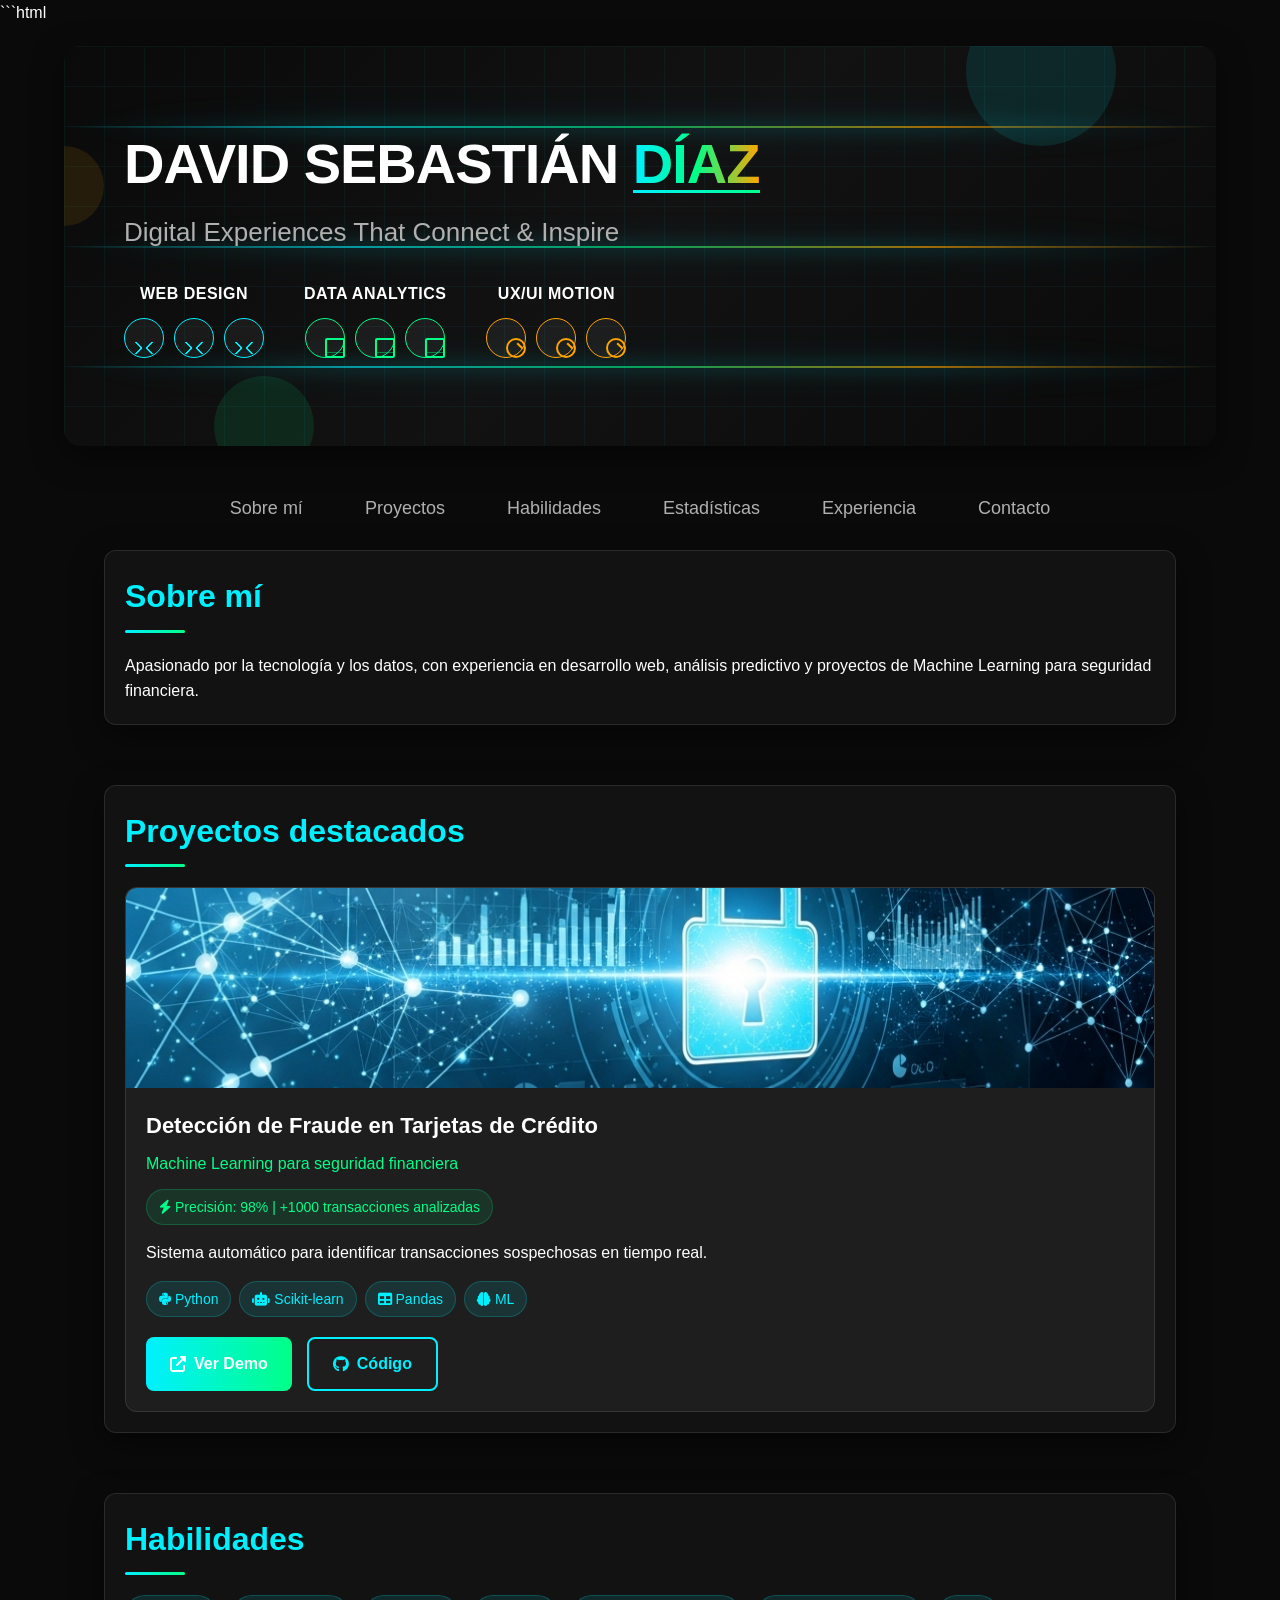
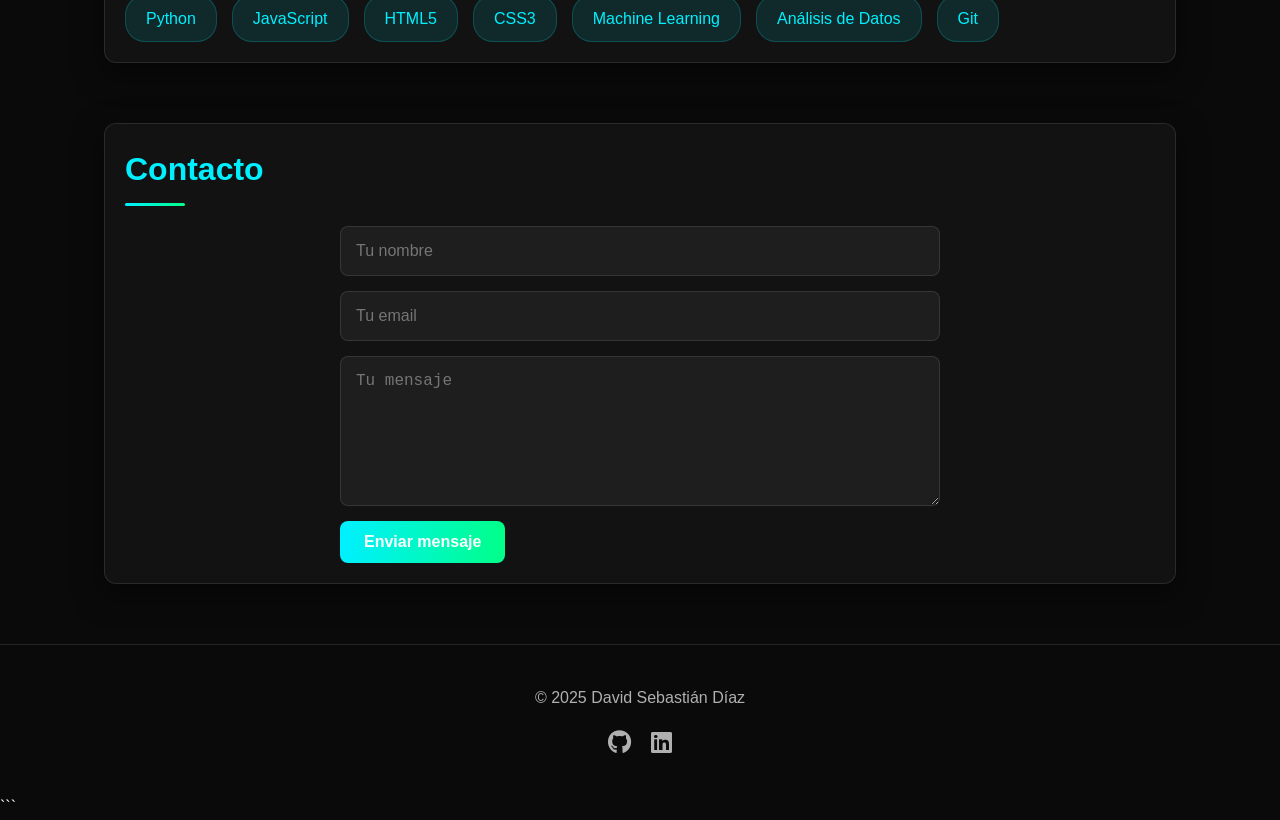
<file: index.html>
```html
<!DOCTYPE html>
<html lang="es">
<head>
  <meta charset="UTF-8" />
  <meta name="viewport" content="width=device-width, initial-scale=1.0"/>
  <title>David Sebastián Díaz | Portafolio</title>
  <link rel="stylesheet" href="https://cdnjs.cloudflare.com/ajax/libs/font-awesome/6.4.2/css/all.min.css"/>
  <style>
    /* Reset y variables */
    * {
      margin: 0;
      padding: 0;
      box-sizing: border-box;
    }
    
    :root {
      --dark-bg: #0a0a0a;
      --card-bg: #121212;
      --text-primary: #ffffff;
      --text-secondary: #b0b0b0;
      --accent-blue: #00f0ff;
      --accent-green: #00ff88;
      --accent-orange: #ffa500;
      --border-light: rgba(255, 255, 255, 0.1);
      --shadow: 0 10px 30px rgba(0, 0, 0, 0.5);
      --transition: all 0.3s cubic-bezier(0.4, 0, 0.2, 1);
    }
    
    body {
      font-family: 'Segoe UI', Tahoma, Geneva, Verdana, sans-serif;
      background: var(--dark-bg);
      color: var(--text-primary);
      line-height: 1.6;
      min-height: 100vh;
    }
    
    /* Header y Banner */
    header {
      width: 100%;
      padding: 20px 5%;
      position: relative;
      z-index: 20;
    }
    
    .banner-container {
      width: 100%;
      height: 400px;
      position: relative;
      overflow: hidden;
      border-radius: 16px;
      margin-bottom: 40px;
      box-shadow: var(--shadow);
    }
    
    .banner-background {
      position: absolute;
      width: 100%;
      height: 100%;
      background: linear-gradient(135deg, #0a0a0a 0%, #121212 50%, #0a0a0a 100%);
      z-index: 1;
    }
    
    .background-grid {
      position: absolute;
      width: 100%;
      height: 100%;
      background-image: 
        linear-gradient(var(--accent-blue) 1px, transparent 1px),
        linear-gradient(90deg, var(--accent-blue) 1px, transparent 1px);
      background-size: 40px 40px;
      opacity: 0.05;
      z-index: 2;
    }
    
    .animated-lines {
      position: absolute;
      width: 100%;
      height: 100%;
      z-index: 3;
    }
    
    .line {
      position: absolute;
      left: 0;
      height: 2px;
      width: 100%;
      background: linear-gradient(90deg, transparent, var(--accent-blue), var(--accent-green), var(--accent-orange), transparent);
      filter: drop-shadow(0 0 8px var(--accent-blue)) drop-shadow(0 0 16px rgba(0, 240, 255, 0.5));
      opacity: 0.6;
    }
    
    .line:nth-child(1) {
      top: 20%;
      animation: pulse 6s ease-in-out infinite;
    }
    
    .line:nth-child(2) {
      top: 50%;
      animation: pulse 8s ease-in-out infinite 1s;
    }
    
    .line:nth-child(3) {
      top: 80%;
      animation: pulse 7s ease-in-out infinite 2s;
    }
    
    .banner-content {
      position: relative;
      z-index: 10;
      height: 100%;
      padding: 60px;
      display: flex;
      flex-direction: column;
      justify-content: center;
    }
    
    .banner-name {
      font-size: 56px;
      font-weight: 800;
      color: white;
      text-transform: uppercase;
      letter-spacing: -1px;
      line-height: 1.1;
      margin-bottom: 20px;
    }
    
    .banner-name span {
      background: linear-gradient(90deg, var(--accent-blue), var(--accent-green), var(--accent-orange));
      -webkit-background-clip: text;
      -webkit-text-fill-color: transparent;
      background-clip: text;
      position: relative;
    }
    
    .banner-name span::after {
      content: '';
      position: absolute;
      bottom: 2px;
      left: 0;
      width: 100%;
      height: 3px;
      background: linear-gradient(90deg, var(--accent-blue), var(--accent-green));
      transform: scaleX(0);
      transform-origin: left;
      animation: line-reveal 2s ease-out forwards 1.5s;
    }
    
    .banner-tagline {
      font-size: 26px;
      font-weight: 300;
      color: var(--text-secondary);
      margin-bottom: 30px;
      line-height: 1.4;
      opacity: 0;
      transform: translateY(20px);
      animation: fade-in 1s ease-out forwards 2s;
    }
    
    .banner-skills {
      display: flex;
      gap: 40px;
      opacity: 0;
      transform: translateY(20px);
      animation: fade-in 1s ease-out forwards 2.5s;
    }
    
    .banner-skill {
      display: flex;
      flex-direction: column;
      align-items: center;
      gap: 12px;
    }
    
    .skill-title {
      font-size: 16px;
      font-weight: 600;
      color: white;
      text-align: center;
      text-transform: uppercase;
      letter-spacing: 0.5px;
    }
    
    .skill-icons {
      display: flex;
      gap: 10px;
    }
    
    .icon {
      width: 40px;
      height: 40px;
      border-radius: 50%;
      display: flex;
      justify-content: center;
      align-items: center;
      background: rgba(255, 255, 255, 0.05);
      backdrop-filter: blur(5px);
      border: 1px solid var(--border-light);
      transition: var(--transition);
    }
    
    .icon:hover {
      transform: translateY(-5px) scale(1.1);
      box-shadow: 0 10px 25px rgba(0, 0, 0, 0.3);
    }
    
    .web-icon {
      border-color: var(--accent-blue);
    }
    
    .web-icon i {
      color: var(--accent-blue);
      font-size: 20px;
    }
    
    .data-icon {
      border-color: var(--accent-green);
    }
    
    .data-icon i {
      color: var(--accent-green);
      font-size: 20px;
    }
    
    .ux-icon {
      border-color: var(--accent-orange);
    }
    
    .ux-icon i {
      color: var(--accent-orange);
      font-size: 20px;
    }
    
    .floating-elements {
      position: absolute;
      width: 100%;
      height: 100%;
      top: 0;
      left: 0;
      z-index: 4;
      pointer-events: none;
    }
    
    .circle {
      position: absolute;
      border-radius: 50%;
      opacity: 0.1;
    }
    
    .circle-1 {
      width: 150px;
      height: 150px;
      background: var(--accent-blue);
      top: -50px;
      right: 100px;
      animation: float 15s infinite linear;
    }
    
    .circle-2 {
      width: 100px;
      height: 100px;
      background: var(--accent-green);
      bottom: -30px;
      left: 150px;
      animation: float 20s infinite linear 3s;
    }
    
    .circle-3 {
      width: 80px;
      height: 80px;
      background: var(--accent-orange);
      top: 100px;
      left: -40px;
      animation: float 18s infinite linear 6s;
    }
    
    /* Navegación */
    nav {
      display: flex;
      justify-content: center;
      gap: 30px;
      margin-top: 20px;
      flex-wrap: wrap;
    }
    
    nav a {
      color: var(--text-secondary);
      text-decoration: none;
      font-size: 18px;
      font-weight: 500;
      padding: 8px 16px;
      border-radius: 8px;
      transition: var(--transition);
      position: relative;
    }
    
    nav a:hover {
      color: var(--accent-blue);
    }
    
    nav a::after {
      content: '';
      position: absolute;
      bottom: 0;
      left: 50%;
      width: 0;
      height: 2px;
      background: var(--accent-blue);
      transition: var(--transition);
      transform: translateX(-50%);
    }
    
    nav a:hover::after {
      width: 70%;
    }
    
    /* Main content */
    main {
      max-width: 1200px;
      margin: 0 auto;
      padding: 0 5%;
    }
    
    section {
      margin-bottom: 60px;
      padding: 20px;
      background: var(--card-bg);
      border-radius: 12px;
      box-shadow: var(--shadow);
      border: 1px solid var(--border-light);
    }
    
    section h2 {
      font-size: 32px;
      margin-bottom: 20px;
      color: var(--accent-blue);
      position: relative;
      padding-bottom: 10px;
    }
    
    section h2::after {
      content: '';
      position: absolute;
      bottom: 0;
      left: 0;
      width: 60px;
      height: 3px;
      background: linear-gradient(90deg, var(--accent-blue), var(--accent-green));
      border-radius: 2px;
    }
    
    /* Projects */
    .projects {
      display: grid;
      grid-template-columns: repeat(auto-fit, minmax(350px, 1fr));
      gap: 25px;
    }
    
    .project-card {
      background: rgba(255, 255, 255, 0.05);
      border-radius: 12px;
      overflow: hidden;
      transition: var(--transition);
      border: 1px solid var(--border-light);
    }
    
    .project-card:hover {
      transform: translateY(-5px);
      box-shadow: 0 15px 30px rgba(0, 0, 0, 0.4);
    }
    
    .project-img {
      width: 100%;
      height: 200px;
      object-fit: cover;
    }
    
    .card-content {
      padding: 20px;
    }
    
    .card-content h3 {
      font-size: 22px;
      margin-bottom: 8px;
      color: white;
    }
    
    .card-content h4 {
      font-size: 16px;
      color: var(--accent-green);
      margin-bottom: 12px;
      font-weight: 500;
    }
    
    .project-metric {
      display: inline-block;
      background: rgba(0, 255, 136, 0.1);
      color: var(--accent-green);
      padding: 6px 12px;
      border-radius: 20px;
      font-size: 14px;
      margin-bottom: 15px;
      border: 1px solid rgba(0, 255, 136, 0.2);
    }
    
    .tags {
      display: flex;
      flex-wrap: wrap;
      gap: 8px;
      margin: 15px 0;
    }
    
    .tags span {
      background: rgba(0, 240, 255, 0.1);
      color: var(--accent-blue);
      padding: 6px 12px;
      border-radius: 20px;
      font-size: 14px;
      border: 1px solid rgba(0, 240, 255, 0.2);
    }
    
    .project-links {
      display: flex;
      gap: 15px;
      margin-top: 20px;
    }
    
    .btn {
      padding: 12px 24px;
      border-radius: 8px;
      font-size: 16px;
      font-weight: 600;
      text-decoration: none;
      display: inline-flex;
      align-items: center;
      gap: 8px;
      transition: var(--transition);
    }
    
    .btn-primary {
      background: linear-gradient(90deg, var(--accent-blue), var(--accent-green));
      color: white;
      border: none;
    }
    
    .btn-primary:hover {
      transform: translateY(-2px);
      box-shadow: 0 8px 20px rgba(0, 240, 255, 0.4);
    }
    
    .btn-outline {
      background: transparent;
      color: var(--accent-blue);
      border: 2px solid var(--accent-blue);
    }
    
    .btn-outline:hover {
      background: rgba(0, 240, 255, 0.1);
      transform: translateY(-2px);
    }
    
    /* Skills */
    .skills-list {
      display: flex;
      flex-wrap: wrap;
      gap: 15px;
      margin-top: 20px;
    }
    
    .skill {
      background: rgba(0, 240, 255, 0.1);
      color: var(--accent-blue);
      padding: 10px 20px;
      border-radius: 20px;
      font-size: 16px;
      border: 1px solid rgba(0, 240, 255, 0.2);
      transition: var(--transition);
    }
    
    .skill:hover {
      background: rgba(0, 240, 255, 0.2);
      transform: translateY(-2px);
    }
    
    /* Contact */
    .contact-form {
      max-width: 600px;
      margin: 0 auto;
    }
    
    .contact-form input,
    .contact-form textarea {
      width: 100%;
      padding: 15px;
      margin-bottom: 15px;
      background: rgba(255, 255, 255, 0.05);
      border: 1px solid var(--border-light);
      border-radius: 8px;
      color: white;
      font-size: 16px;
      transition: var(--transition);
    }
    
    .contact-form input:focus,
    .contact-form textarea:focus {
      outline: none;
      border-color: var(--accent-blue);
      box-shadow: 0 0 0 2px rgba(0, 240, 255, 0.2);
    }
    
    .contact-form textarea {
      min-height: 150px;
      resize: vertical;
    }
    
    /* Footer */
    footer {
      text-align: center;
      padding: 40px 5%;
      margin-top: 40px;
      color: var(--text-secondary);
      font-size: 16px;
      border-top: 1px solid var(--border-light);
    }
    
    .footer-links {
      display: flex;
      justify-content: center;
      gap: 20px;
      margin-top: 20px;
    }
    
    .footer-links a {
      color: var(--text-secondary);
      font-size: 24px;
      transition: var(--transition);
    }
    
    .footer-links a:hover {
      color: var(--accent-blue);
      transform: translateY(-3px);
    }
    
    /* Animations */
    @keyframes pulse {
      0%, 100% {
        opacity: 0.6;
        transform: scaleX(0.98);
      }
      50% {
        opacity: 1;
        transform: scaleX(1);
        filter: drop-shadow(0 0 12px var(--accent-blue)) drop-shadow(0 0 24px rgba(0, 240, 255, 0.7));
      }
    }
    
    @keyframes fade-in {
      to {
        opacity: 1;
        transform: translateY(0);
      }
    }
    
    @keyframes line-reveal {
      to {
        transform: scaleX(1);
      }
    }
    
    @keyframes float {
      0% {
        transform: translate(0, 0) rotate(0deg);
      }
      25% {
        transform: translate(20px, 20px) rotate(90deg);
      }
      50% {
        transform: translate(0, 40px) rotate(180deg);
      }
      75% {
        transform: translate(-20px, 20px) rotate(270deg);
      }
      100% {
        transform: translate(0, 0) rotate(360deg);
      }
    }
    
    /* Iconos personalizados */
    .icon i {
      position: relative;
      display: inline-block;
    }
    
    /* Web Design Icon - Code brackets */
    .web-icon i::before,
    .web-icon i::after {
      content: '';
      position: absolute;
      width: 8px;
      height: 8px;
      border: 2px solid;
      border-radius: 2px;
    }
    
    .web-icon i::before {
      left: 3px;
      top: 5px;
      border-right: none;
      border-top: none;
      transform: rotate(45deg);
    }
    
    .web-icon i::after {
      right: 3px;
      top: 5px;
      border-left: none;
      border-top: none;
      transform: rotate(-45deg);
    }
    
    /* Data Analytics Icon - Bar chart */
    .data-icon i::before,
    .data-icon i::after {
      content: '';
      position: absolute;
    }
    
    .data-icon i::before {
      width: 16px;
      height: 16px;
      border: 2px solid;
      border-color: inherit;
      border-radius: 2px;
    }
    
    .data-icon i::after {
      content: '___';
      font-size: 10px;
      color: inherit;
      left: 3px;
      top: 2px;
    }
    
    /* UX/UI Icon - Flow diagram */
    .ux-icon i::before,
    .ux-icon i::after {
      content: '';
      position: absolute;
    }
    
    .ux-icon i::before {
      width: 16px;
      height: 16px;
      border: 2px solid;
      border-color: inherit;
      border-radius: 50%;
    }
    
    .ux-icon i::after {
      width: 8px;
      height: 2px;
      background: currentColor;
      top: 7px;
      left: 10px;
      transform: rotate(45deg);
    }
    
    /* Responsive */
    @media (max-width: 768px) {
      .banner-name {
        font-size: 42px;
      }
      
      .banner-tagline {
        font-size: 20px;
      }
      
      .banner-skills {
        flex-direction: column;
        gap: 20px;
      }
      
      nav {
        gap: 15px;
      }
      
      nav a {
        font-size: 16px;
        padding: 6px 12px;
      }
      
      .project-links {
        flex-direction: column;
      }
      
      .btn {
        justify-content: center;
      }
    }
  </style>
</head>
<body>
  <header>
    <div class="banner-container">
      <div class="banner-background"></div>
      <div class="background-grid"></div>
      
      <div class="animated-lines">
        <div class="line"></div>
        <div class="line"></div>
        <div class="line"></div>
      </div>
      
      <div class="floating-elements">
        <div class="circle circle-1"></div>
        <div class="circle circle-2"></div>
        <div class="circle circle-3"></div>
      </div>
      
      <div class="banner-content">
        <h1 class="banner-name">David Sebastián <span>Díaz</span></h1>
        <p class="banner-tagline">Digital Experiences That Connect & Inspire</p>
        <div class="banner-skills">
          <div class="banner-skill">
            <div class="skill-title">Web Design</div>
            <div class="skill-icons">
              <div class="icon web-icon"><i></i></div>
              <div class="icon web-icon"><i></i></div>
              <div class="icon web-icon"><i></i></div>
            </div>
          </div>
          <div class="banner-skill">
            <div class="skill-title">Data Analytics</div>
            <div class="skill-icons">
              <div class="icon data-icon"><i></i></div>
              <div class="icon data-icon"><i></i></div>
              <div class="icon data-icon"><i></i></div>
            </div>
          </div>
          <div class="banner-skill">
            <div class="skill-title">UX/UI Motion</div>
            <div class="skill-icons">
              <div class="icon ux-icon"><i></i></div>
              <div class="icon ux-icon"><i></i></div>
              <div class="icon ux-icon"><i></i></div>
            </div>
          </div>
        </div>
      </div>
    </div>
    
    <nav>
      <a href="#about">Sobre mí</a>
      <a href="#projects">Proyectos</a>
      <a href="#skills">Habilidades</a>
      <a href="#stats">Estadísticas</a>
      <a href="#experience">Experiencia</a>
      <a href="#contact">Contacto</a>
    </nav>
  </header>

  <main>
    <section id="about">
      <h2>Sobre mí</h2>
      <p>Apasionado por la tecnología y los datos, con experiencia en desarrollo web, análisis predictivo y proyectos de Machine Learning para seguridad financiera.</p>
    </section>

    <section id="projects">
      <h2>Proyectos destacados</h2>
      <div class="projects">
        <!-- Ejemplo card -->
        <article class="project-card">
          <img src="assets/img/fraude.png" alt="Detección de Fraude en Tarjetas de Crédito" class="project-img" loading="lazy" />
          <div class="card-content">
            <h3>Detección de Fraude en Tarjetas de Crédito</h3>
            <h4>Machine Learning para seguridad financiera</h4>
            <span class="project-metric"><i class="fas fa-bolt"></i> Precisión: 98% | +1000 transacciones analizadas</span>
            <p>Sistema automático para identificar transacciones sospechosas en tiempo real.</p>
            <div class="tags">
              <span><i class="fab fa-python"></i> Python</span>
              <span><i class="fas fa-robot"></i> Scikit-learn</span>
              <span><i class="fas fa-table"></i> Pandas</span>
              <span><i class="fas fa-brain"></i> ML</span>
            </div>
            <div class="project-links">
              <a href="credit-card-fraud-detection/" target="_blank" class="btn btn-primary"><i class="fa-solid fa-external-link-alt"></i> Ver Demo</a>
              <a href="https://github.com/dsd228/credit-card-fraud-detection" target="_blank" class="btn btn-outline"><i class="fa-brands fa-github"></i> Código</a>
            </div>
          </div>
        </article>
        <!-- Agrega más cards aquí -->
      </div>
    </section>

    <section id="skills">
      <h2>Habilidades</h2>
      <div class="skills-list">
        <span class="skill">Python</span>
        <span class="skill">JavaScript</span>
        <span class="skill">HTML5</span>
        <span class="skill">CSS3</span>
        <span class="skill">Machine Learning</span>
        <span class="skill">Análisis de Datos</span>
        <span class="skill">Git</span>
      </div>
    </section>

    <section id="contact">
      <h2>Contacto</h2>
      <form class="contact-form">
        <input type="text" placeholder="Tu nombre" required />
        <input type="email" placeholder="Tu email" required />
        <textarea placeholder="Tu mensaje" required></textarea>
        <button type="submit" class="btn btn-primary">Enviar mensaje</button>
      </form>
    </section>
  </main>

  <footer>
    <p>&copy; 2025 David Sebastián Díaz</p>
    <div class="footer-links">
      <a href="https://github.com/dsd228" target="_blank"><i class="fab fa-github"></i></a>
      <a href="https://linkedin.com/in/dsd228" target="_blank"><i class="fab fa-linkedin"></i></a>
    </div>
  </footer>
</body>
</html>
```
</file>
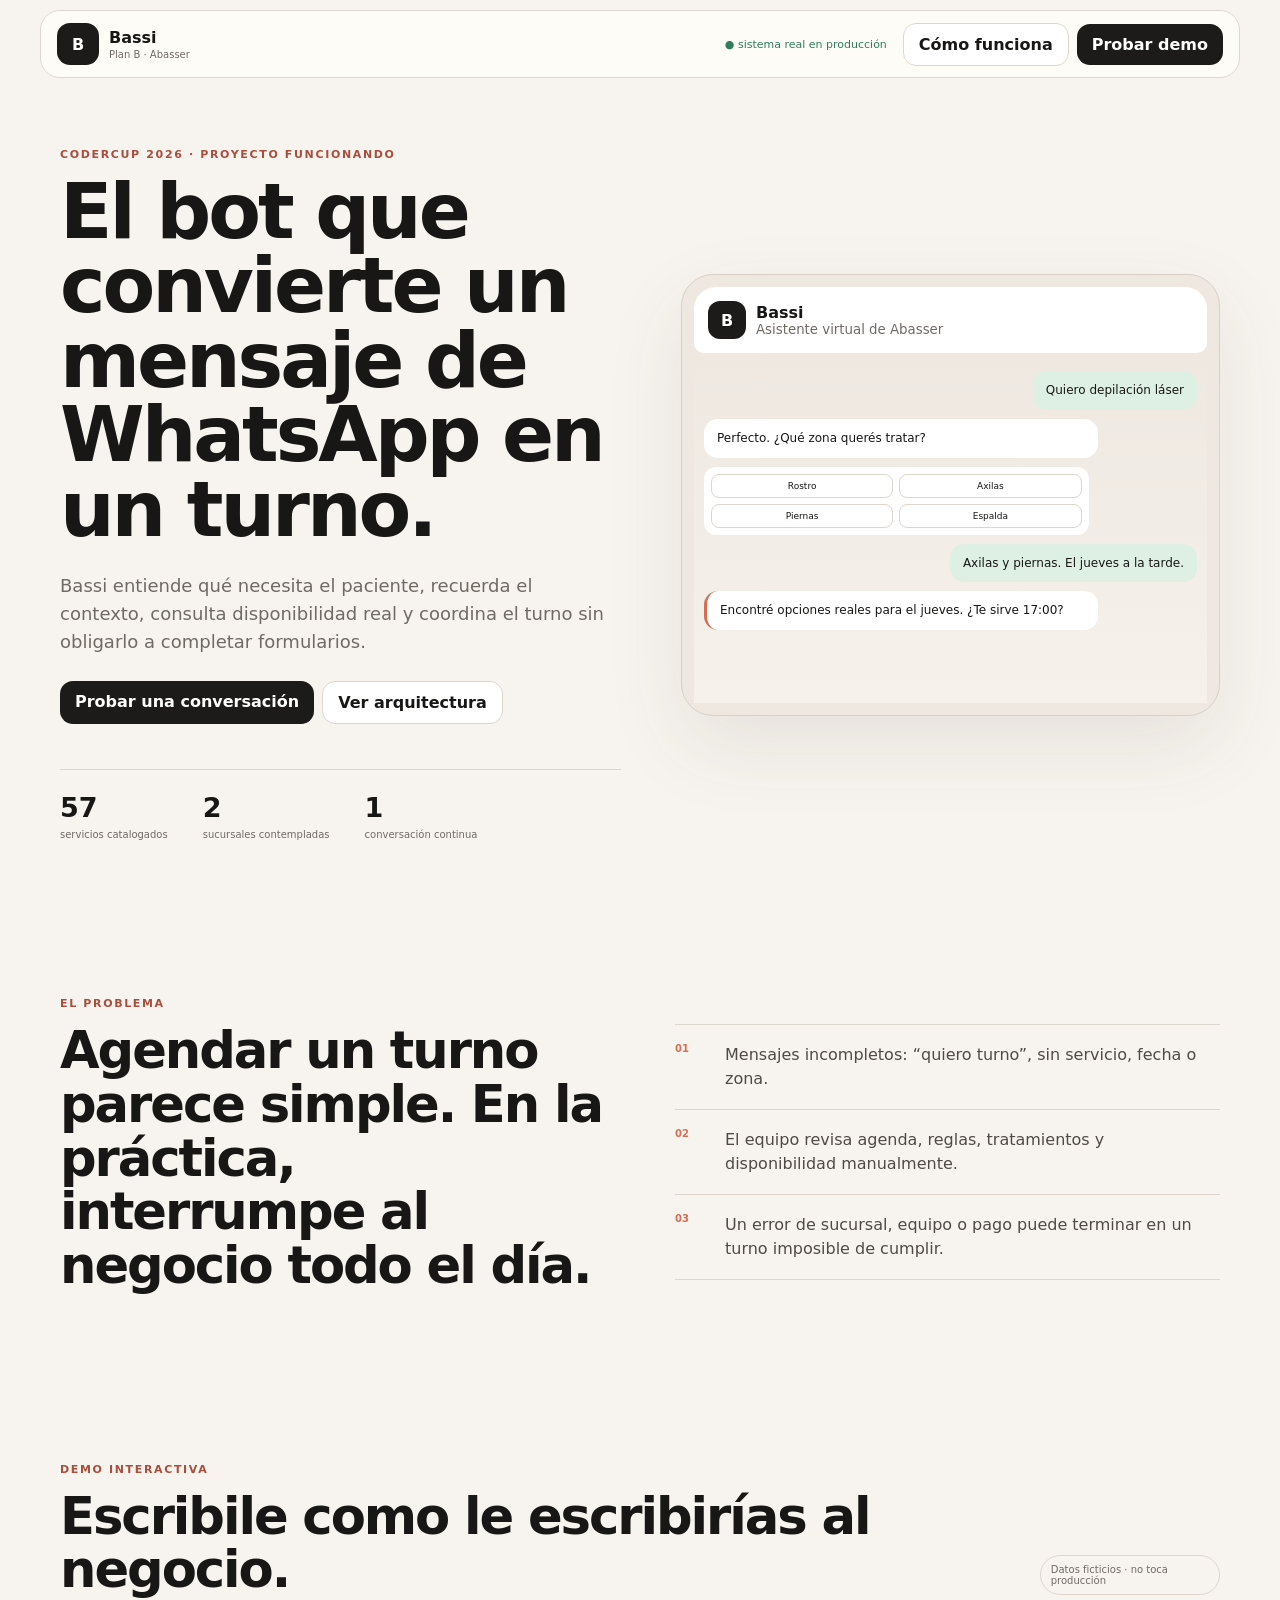
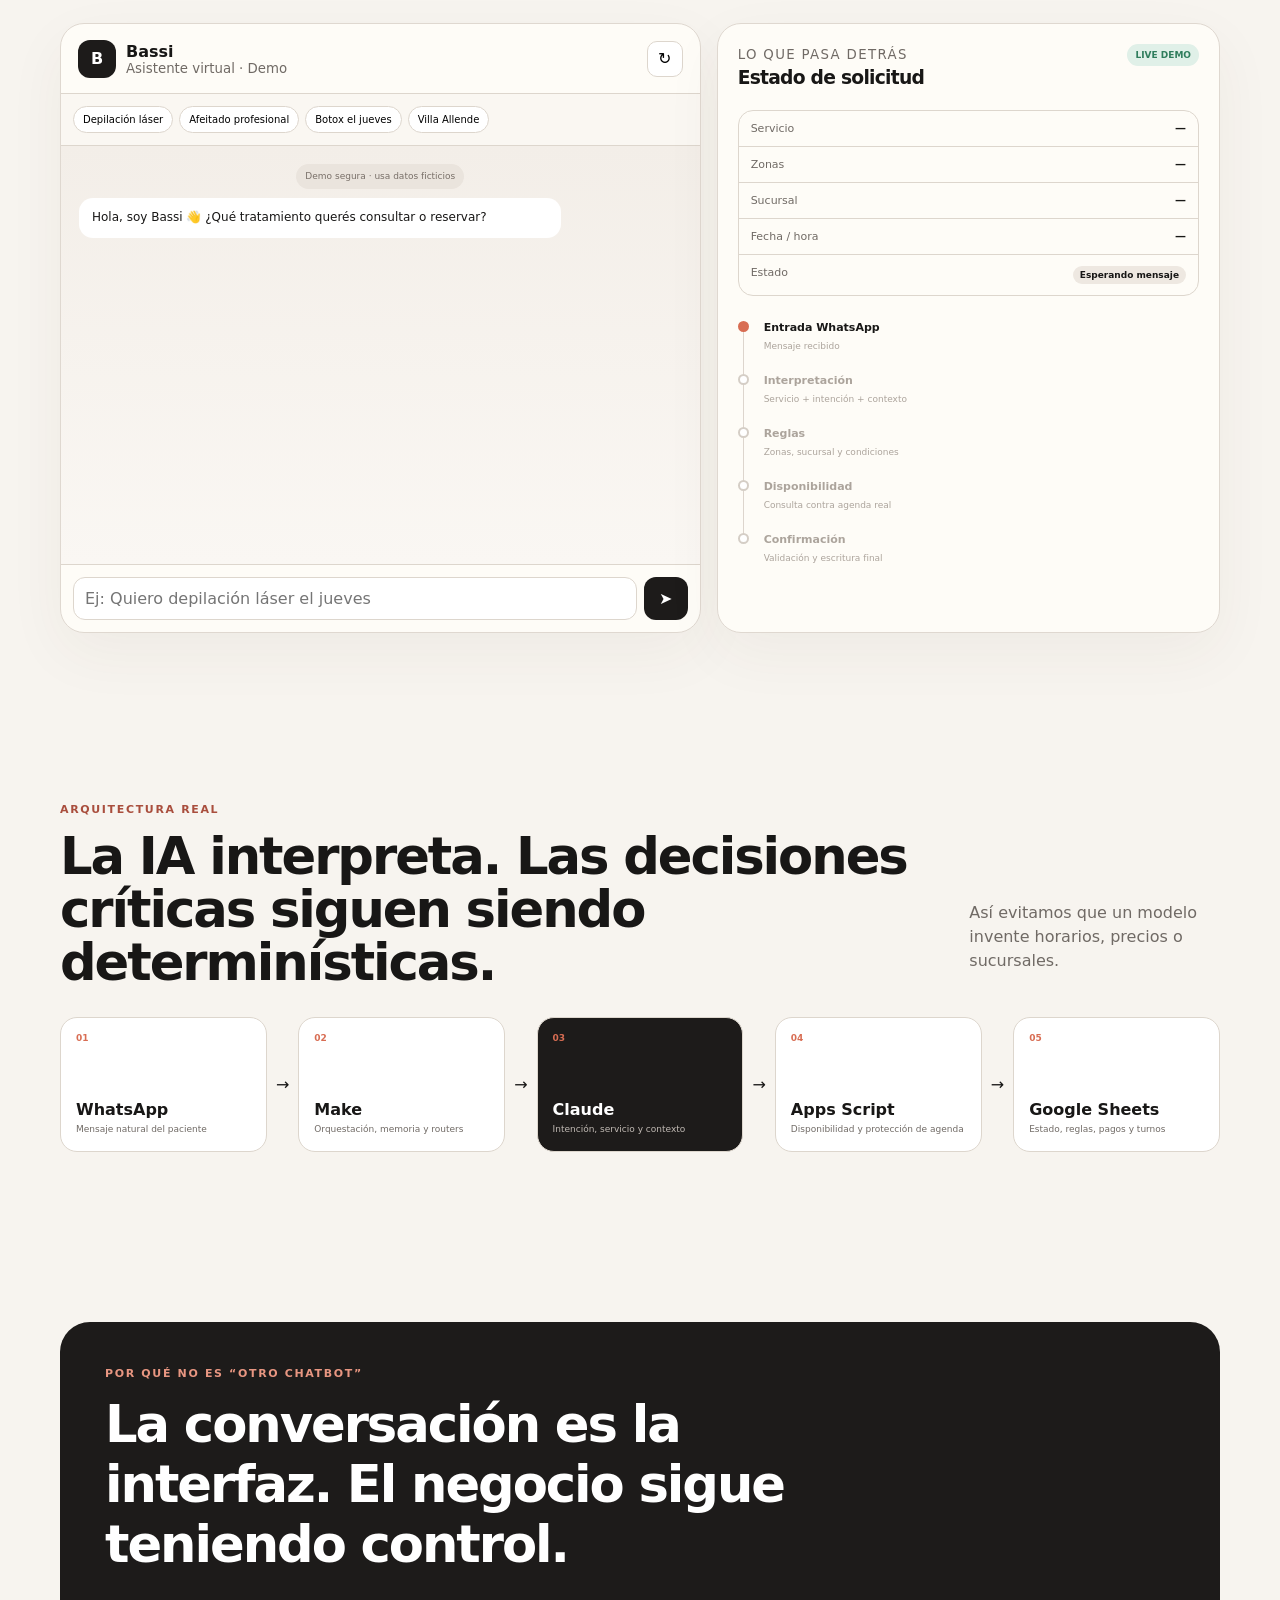
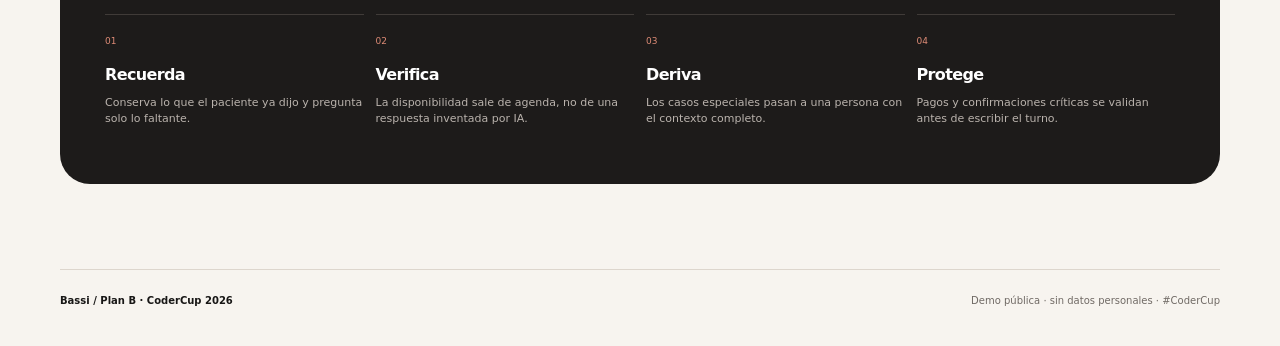
<file: codercup-plan-b/index.html>
<!doctype html><html lang="es"><head><meta charset="utf-8"><meta name="viewport" content="width=device-width,initial-scale=1"><meta name="description" content="Bassi / Plan B — demo pública del asistente de turnos de Abasser para CoderCup 2026"><title>Bassi · Plan B — CoderCup</title><style>:root{--bg:#f7f4ef;--ink:#181716;--muted:#706a65;--line:#ddd6cd;--accent:#d86d53;--green:#2f7d5c;--gsoft:#e0f0e8;--dark:#1d1b1a}*{box-sizing:border-box}html{scroll-behavior:smooth}body{margin:0;background:var(--bg);color:var(--ink);font-family:Inter,ui-sans-serif,system-ui,-apple-system,"Segoe UI",sans-serif}.shell{width:min(1160px,calc(100% - 32px));margin:auto}a{text-decoration:none;color:inherit}button,input{font:inherit}.top{position:sticky;top:10px;z-index:20;width:min(1200px,calc(100% - 20px));margin:10px auto 0;height:68px;padding:0 16px;display:flex;align-items:center;justify-content:space-between;background:#fffdf9dd;backdrop-filter:blur(15px);border:1px solid #dfd8d0;border-radius:20px}.brand{display:flex;align-items:center;gap:10px}.logo{width:42px;height:42px;border-radius:13px;background:var(--dark);color:#fff;display:grid;place-items:center;font-weight:900}.brand b{display:block}.brand small{display:block;color:var(--muted);font-size:10px;margin-top:2px}.actions{display:flex;gap:8px;align-items:center}.status{font-size:11px;color:var(--green);margin-right:8px}.btn{border:0;border-radius:13px;padding:11px 15px;background:var(--dark);color:#fff;font-weight:750;cursor:pointer}.btn.ghost{background:#fff;color:var(--ink);border:1px solid var(--line)}.hero{min-height:650px;display:grid;grid-template-columns:1.02fr .98fr;gap:60px;align-items:center;padding:70px 0}.kicker{text-transform:uppercase;letter-spacing:.15em;font-size:11px;color:#a94e3d;font-weight:800;margin-bottom:14px}h1,h2,h3{letter-spacing:-.04em;margin:0}h1{font-size:clamp(46px,6vw,78px);line-height:.97}.lead{color:var(--muted);font-size:18px;line-height:1.55;max-width:650px;margin:25px 0}.cta{display:flex;gap:8px}.stats{display:flex;gap:35px;border-top:1px solid var(--line);margin-top:45px;padding-top:22px}.stats b{display:block;font-size:27px}.stats span{font-size:10px;color:var(--muted)}.mock{background:#eee8e0;border:1px solid #d8d0c7;border-radius:32px;padding:12px;box-shadow:0 30px 80px #4a392a18}.mockhead{background:white;border-radius:22px 22px 10px 10px;padding:14px;display:flex;align-items:center;gap:10px}.avatar{width:38px;height:38px;border-radius:12px;background:var(--dark);color:white;display:grid;place-items:center;font-weight:900}.mockchat{min-height:350px;padding:18px 10px;background:linear-gradient(#eee8e1,#f6f1eb);display:flex;flex-direction:column;gap:9px}.bubble{max-width:80%;padding:11px 13px;border-radius:14px;font-size:12px;line-height:1.4;background:white}.bubble.u{align-self:flex-end;background:#def0e3}.bubble.a{border-left:3px solid var(--accent)}.zonesmini{display:grid;grid-template-columns:1fr 1fr;gap:6px;width:78%;background:white;padding:7px;border-radius:12px}.zonesmini span{border:1px solid var(--line);border-radius:8px;padding:6px;text-align:center;font-size:9px}.section{padding:85px 0}.sectionhead{display:flex;justify-content:space-between;align-items:end;gap:30px;margin-bottom:28px}.sectionhead h2{font-size:clamp(34px,4vw,53px);line-height:1.03}.note{border:1px solid var(--line);border-radius:999px;padding:8px 10px;color:var(--muted);font-size:10px}.problem{display:grid;grid-template-columns:1fr 1fr;gap:70px}.problem h2{font-size:clamp(34px,4vw,52px);line-height:1.05}.points{border-top:1px solid var(--line)}.point{display:grid;grid-template-columns:38px 1fr;gap:12px;padding:18px 0;border-bottom:1px solid var(--line)}.point span{color:var(--accent);font-size:10px;font-weight:800}.point p{margin:0;color:#4f4a46;line-height:1.5}.demo{display:grid;grid-template-columns:1.12fr .88fr;gap:16px}.card{background:#fffdf9e8;border:1px solid #dfd8d0;border-radius:24px;overflow:hidden;box-shadow:0 20px 60px #4b3a2d0d}.chat{min-height:610px;display:flex;flex-direction:column}.chathead{height:70px;padding:0 17px;display:flex;align-items:center;gap:10px;border-bottom:1px solid var(--line)}.reset{margin-left:auto;border:1px solid var(--line);background:white;border-radius:10px;width:36px;height:36px;cursor:pointer}.chips{display:flex;flex-wrap:wrap;gap:6px;padding:12px;border-bottom:1px solid var(--line);background:#faf7f2}.chips button,.picker button,.sim{border:1px solid var(--line);background:white;border-radius:999px;padding:7px 9px;font-size:10px;cursor:pointer}.messages{flex:1;min-height:410px;max-height:465px;overflow:auto;padding:18px;background:linear-gradient(#f3eee8,#faf7f3);display:flex;flex-direction:column;gap:9px}.msg{max-width:80%;padding:11px 13px;border-radius:14px;font-size:12px;line-height:1.45;background:white}.msg.user{align-self:flex-end;background:#def0e3}.msg.system{align-self:center;background:#eae4dd;color:#786f68;font-size:9px;padding:6px 9px;border-radius:999px}.picker{display:flex;gap:6px;flex-wrap:wrap;max-width:88%}.compose{display:grid;grid-template-columns:1fr 44px;gap:7px;padding:12px;border-top:1px solid var(--line)}.compose input{border:1px solid var(--line);border-radius:12px;padding:11px;outline:none}.compose button{border:0;border-radius:12px;background:var(--dark);color:white;cursor:pointer}.panel{padding:20px}.paneltop{display:flex;justify-content:space-between}.paneltop h3{margin-top:4px}.live{font-size:9px;background:var(--gsoft);color:var(--green);padding:6px 8px;border-radius:999px;height:max-content;font-weight:800}.state{margin-top:22px;border:1px solid var(--line);border-radius:15px;overflow:hidden}.row{padding:11px 12px;border-bottom:1px solid var(--line);display:flex;justify-content:space-between;font-size:11px}.row:last-child{border:0}.row span{color:var(--muted)}.badge{padding:4px 7px;background:#eee8e1;border-radius:999px;font-size:9px}.badge.good{background:var(--gsoft);color:var(--green)}.badge.warn{background:#fff0cf;color:#865f12}.timeline{margin-top:25px}.ti{position:relative;display:grid;grid-template-columns:18px 1fr;gap:8px;padding-bottom:21px;color:#aca49c}.ti:before{content:"";position:absolute;left:5px;top:10px;height:calc(100% - 1px);width:1px;background:#ddd5cd}.ti:last-child:before{display:none}.ti i{width:11px;height:11px;border:2px solid #d5cec6;border-radius:50%;background:white;z-index:1}.ti b{display:block;font-size:11px}.ti small{font-size:9px}.ti.active i,.ti.done i{background:var(--accent);border-color:var(--accent)}.ti.active b,.ti.done b{color:var(--ink)}.arch{display:grid;grid-template-columns:1fr auto 1fr auto 1fr auto 1fr auto 1fr;gap:9px;align-items:center}.node{min-height:135px;padding:15px;border:1px solid var(--line);border-radius:17px;background:white;display:flex;flex-direction:column}.node span{font-size:9px;color:var(--accent);font-weight:900}.node b{margin-top:auto}.node small{font-size:9px;color:var(--muted);margin-top:4px;line-height:1.4}.node.ai{background:var(--dark);color:white}.node.ai small{color:#c1bab4}.darkbox{background:var(--dark);color:white;border-radius:30px;padding:45px}.darkbox h2{font-size:clamp(34px,4vw,55px);max-width:790px}.principles{display:grid;grid-template-columns:repeat(4,1fr);gap:12px;margin-top:40px}.principles div{border-top:1px solid #403b38;padding-top:14px}.principles span{color:#df8c77;font-size:9px}.principles h3{font-size:16px;margin:17px 0 7px}.principles p{font-size:11px;color:#bab3ad;line-height:1.5}.footer{padding:25px 0 40px;border-top:1px solid var(--line);display:flex;justify-content:space-between;color:var(--muted);font-size:10px}@media(max-width:850px){.status,.btn.ghost{display:none}.hero,.problem,.demo{grid-template-columns:1fr}.hero{gap:30px}.arch{grid-template-columns:1fr}.arrow{transform:rotate(90deg);text-align:center}.principles{grid-template-columns:1fr 1fr}.sectionhead{align-items:start;flex-direction:column}}@media(max-width:560px){.shell{width:calc(100% - 22px)}.top{width:calc(100% - 12px)}.brand small{display:none}h1{font-size:45px}.lead{font-size:15px}.stats{gap:15px}.stats b{font-size:21px}.section{padding:58px 0}.sectionhead h2,.problem h2{font-size:35px}.principles{grid-template-columns:1fr}.darkbox{padding:30px 20px}.footer{flex-direction:column;gap:8px}}</style></head><body><header class="top"><div class="brand"><div class="logo">B</div><div><b>Bassi</b><small>Plan B · Abasser</small></div></div><div class="actions"><span class="status">● sistema real en producción</span><a class="btn ghost" href="#arquitectura">Cómo funciona</a><a class="btn" href="#demo">Probar demo</a></div></header><main><section class="hero shell"><div><div class="kicker">CoderCup 2026 · proyecto funcionando</div><h1>El bot que convierte un mensaje de WhatsApp en un turno.</h1><p class="lead">Bassi entiende qué necesita el paciente, recuerda el contexto, consulta disponibilidad real y coordina el turno sin obligarlo a completar formularios.</p><div class="cta"><a class="btn" href="#demo">Probar una conversación</a><a class="btn ghost" href="#arquitectura">Ver arquitectura</a></div><div class="stats"><div><b>57</b><span>servicios catalogados</span></div><div><b>2</b><span>sucursales contempladas</span></div><div><b>1</b><span>conversación continua</span></div></div></div><div class="mock"><div class="mockhead"><div class="avatar">B</div><div><b>Bassi</b><small style="display:block;color:var(--muted)">Asistente virtual de Abasser</small></div></div><div class="mockchat"><div class="bubble u">Quiero depilación láser</div><div class="bubble">Perfecto. ¿Qué zona querés tratar?</div><div class="zonesmini"><span>Rostro</span><span>Axilas</span><span>Piernas</span><span>Espalda</span></div><div class="bubble u">Axilas y piernas. El jueves a la tarde.</div><div class="bubble a">Encontré opciones reales para el jueves. ¿Te sirve 17:00?</div></div></div></section><section class="section shell"><div class="kicker">El problema</div><div class="problem"><h2>Agendar un turno parece simple. En la práctica, interrumpe al negocio todo el día.</h2><div class="points"><div class="point"><span>01</span><p>Mensajes incompletos: “quiero turno”, sin servicio, fecha o zona.</p></div><div class="point"><span>02</span><p>El equipo revisa agenda, reglas, tratamientos y disponibilidad manualmente.</p></div><div class="point"><span>03</span><p>Un error de sucursal, equipo o pago puede terminar en un turno imposible de cumplir.</p></div></div></div></section><section class="section shell" id="demo"><div class="sectionhead"><div><div class="kicker">Demo interactiva</div><h2>Escribile como le escribirías al negocio.</h2></div><span class="note">Datos ficticios · no toca producción</span></div><div class="demo"><div class="card chat"><div class="chathead"><div class="avatar">B</div><div><b>Bassi</b><small style="display:block;color:var(--muted)">Asistente virtual · Demo</small></div><button class="reset" id="reset">↻</button></div><div class="chips" id="chips"><button data-p="Quiero depilación láser">Depilación láser</button><button data-p="Quiero reservar afeitado profesional">Afeitado profesional</button><button data-p="Quiero Botox el jueves a las 17">Botox el jueves</button><button data-p="Quiero un turno en Villa Allende">Villa Allende</button></div><div class="messages" id="messages"></div><div class="compose"><input id="input" placeholder="Ej: Quiero depilación láser el jueves"><button id="send">➤</button></div></div><aside class="card panel"><div class="paneltop"><div><small style="color:var(--muted);text-transform:uppercase;letter-spacing:.1em">Lo que pasa detrás</small><h3>Estado de solicitud</h3></div><span class="live">LIVE DEMO</span></div><div class="state"><div class="row"><span>Servicio</span><b id="svc">—</b></div><div class="row"><span>Zonas</span><b id="zones">—</b></div><div class="row"><span>Sucursal</span><b id="branch">—</b></div><div class="row"><span>Fecha / hora</span><b id="slot">—</b></div><div class="row"><span>Estado</span><b class="badge" id="status">Esperando mensaje</b></div></div><div class="timeline"><div class="ti active"><i></i><div><b>Entrada WhatsApp</b><small>Mensaje recibido</small></div></div><div class="ti"><i></i><div><b>Interpretación</b><small>Servicio + intención + contexto</small></div></div><div class="ti"><i></i><div><b>Reglas</b><small>Zonas, sucursal y condiciones</small></div></div><div class="ti"><i></i><div><b>Disponibilidad</b><small>Consulta contra agenda real</small></div></div><div class="ti"><i></i><div><b>Confirmación</b><small>Validación y escritura final</small></div></div></div></aside></div></section><section class="section shell" id="arquitectura"><div class="kicker">Arquitectura real</div><div class="sectionhead"><h2>La IA interpreta. Las decisiones críticas siguen siendo determinísticas.</h2><p style="max-width:390px;color:var(--muted);line-height:1.5">Así evitamos que un modelo invente horarios, precios o sucursales.</p></div><div class="arch"><div class="node"><span>01</span><b>WhatsApp</b><small>Mensaje natural del paciente</small></div><div class="arrow">→</div><div class="node"><span>02</span><b>Make</b><small>Orquestación, memoria y routers</small></div><div class="arrow">→</div><div class="node ai"><span>03</span><b>Claude</b><small>Intención, servicio y contexto</small></div><div class="arrow">→</div><div class="node"><span>04</span><b>Apps Script</b><small>Disponibilidad y protección de agenda</small></div><div class="arrow">→</div><div class="node"><span>05</span><b>Google Sheets</b><small>Estado, reglas, pagos y turnos</small></div></div></section><section class="section shell"><div class="darkbox"><div class="kicker" style="color:#e89681">Por qué no es “otro chatbot”</div><h2>La conversación es la interfaz. El negocio sigue teniendo control.</h2><div class="principles"><div><span>01</span><h3>Recuerda</h3><p>Conserva lo que el paciente ya dijo y pregunta solo lo faltante.</p></div><div><span>02</span><h3>Verifica</h3><p>La disponibilidad sale de agenda, no de una respuesta inventada por IA.</p></div><div><span>03</span><h3>Deriva</h3><p>Los casos especiales pasan a una persona con el contexto completo.</p></div><div><span>04</span><h3>Protege</h3><p>Pagos y confirmaciones críticas se validan antes de escribir el turno.</p></div></div></div></section></main><footer class="footer shell"><b style="color:var(--ink)">Bassi / Plan B · CoderCup 2026</b><span>Demo pública · sin datos personales · #CoderCup</span></footer><script>const M=document.querySelector('#messages'),I=document.querySelector('#input'),S=document.querySelector('#send'),R=document.querySelector('#reset'),C=document.querySelector('#chips'),els={svc:document.querySelector('#svc'),zones:document.querySelector('#zones'),branch:document.querySelector('#branch'),slot:document.querySelector('#slot'),status:document.querySelector('#status')},T=[...document.querySelectorAll('.ti')];let st;const services={laser:{name:'Depilación láser',zones:1,keys:['depilacion laser','depilacion definitiva']},shave:{name:'Afeitado profesional',zones:1,keys:['afeitado']},botox:{name:'Botox / toxina botulínica',zones:0,keys:['botox','toxina botulinica']}};const norm=x=>x.toLowerCase().normalize('NFD').replace(/[\u0300-\u036f]/g,'');function init(){st={step:'start',service:null,z:[],branch:null,slot:null};M.innerHTML='';line(0);render();msg('Demo segura · usa datos ficticios','system');msg('Hola, soy Bassi 👋 ¿Qué tratamiento querés consultar o reservar?')}function msg(t,c='bot'){let d=document.createElement('div');d.className='msg '+c;d.textContent=t;M.appendChild(d);M.scrollTop=M.scrollHeight;return d}function render(){els.svc.textContent=st.service?.name||'—';els.zones.textContent=st.z.length?st.z.join(', '):'—';els.branch.textContent=st.branch||'—';els.slot.textContent=st.slot||'—';let map={start:'Esperando mensaje',zones:'Faltan zonas',details:'Faltan datos',slots:'Horario encontrado',payment:'Esperando comprobante',validation:'Pendiente validación',confirmed:'Confirmado',human:'Derivado a persona'};els.status.textContent=map[st.step]||'Procesando';els.status.className='badge'+(['slots','confirmed'].includes(st.step)?' good':['validation','human'].includes(st.step)?' warn':'')}function line(n){T.forEach((e,i)=>{e.classList.toggle('done',i<n);e.classList.toggle('active',i===n)})}function service(t){let n=norm(t);return Object.values(services).find(x=>x.keys.some(k=>n.includes(k)))||null}function handle(t){if(!t.trim())return;msg(t.trim(),'user');I.value='';line(1);let n=norm(t);if(n.includes('villa allende')){st.branch='Villa Allende';st.step='human';render();line(2);setTimeout(()=>msg('Villa Allende se coordina con el equipo. Te derivo con todo el contexto para que no tengas que empezar de cero.'),300);return}if(!st.service){st.service=service(t);st.branch=st.service?'Centro':null;if(n.includes('jueves')&&n.includes('17'))st.slot='Jueves · 17:00';render()}if(!st.service){st.step='details';render();setTimeout(()=>msg('Puedo ayudarte, por ejemplo, con depilación láser, Botox o afeitado profesional.'),300);return}if(st.service.zones&&!st.z.length){st.step='zones';render();line(2);setTimeout(()=>{msg(st.service===services.shave?'Perfecto. Para afeitado profesional necesito saber qué zona querés tratar. Podés elegir una o varias.':'Perfecto. ¿Qué zona o zonas querés tratar?');picker()},300);return}if(!st.slot){st.step='details';render();line(2);setTimeout(()=>msg('Ya tengo el tratamiento. ¿Qué día y horario preferís?'),300);return}slots()}function picker(){let w=document.createElement('div');w.className='picker';['Rostro','Axilas','Pecho','Espalda','Piernas','Íntima'].forEach(z=>{let b=document.createElement('button');b.textContent=z;b.onclick=()=>{if(!st.z.includes(z))st.z.push(z);b.disabled=1;b.textContent='✓ '+z;render()};w.appendChild(b)});let b=document.createElement('button');b.textContent='Continuar';b.onclick=()=>{if(!st.z.length)return msg('Elegí al menos una zona.');w.remove();msg(st.z.join(' y '),'user');st.step='details';render();setTimeout(()=>msg('Listo. ¿Qué día y horario preferís?'),250)};w.appendChild(b);M.appendChild(w)}function slots(){st.step='slots';render();line(3);msg('Consultando disponibilidad de la agenda…','system');setTimeout(()=>{msg('Encontré estas opciones disponibles para la demo:');let w=document.createElement('div');w.className='picker';['Jueves · 17:00','Jueves · 17:30','Viernes · 11:00'].forEach(x=>{let b=document.createElement('button');b.textContent=x;b.onclick=()=>choose(x,w);w.appendChild(b)});M.appendChild(w)},500)}function choose(x,w){st.slot=x;st.step='payment';render();w.remove();msg('Me sirve '+x,'user');setTimeout(()=>{msg('Perfecto. La seña es de $20.000 por tratamiento. En producción Bassi envía las condiciones oficiales y espera el comprobante antes de confirmar.');let b=document.createElement('button');b.className='sim';b.textContent='Simular envío de comprobante';b.onclick=()=>receipt(b);M.appendChild(b)},300)}function receipt(b){b.remove();msg('comprobante_demo.pdf · archivo ficticio','system');st.step='validation';render();line(4);setTimeout(()=>msg('Recibimos el archivo. El equipo lo revisará. El turno todavía no está confirmado ni reservado.'),300);setTimeout(()=>{msg('Carlos validó el comprobante · simulación','system');st.step='confirmed';render();msg('✅ Pago validado y turno confirmado. '+st.slot+' · '+st.branch+' · '+st.service.name+(st.z.length?' · '+st.z.join(', '):''))},1450)}S.onclick=()=>handle(I.value);I.onkeydown=e=>{if(e.key==='Enter')handle(I.value)};R.onclick=init;C.onclick=e=>{if(e.target.dataset.p)handle(e.target.dataset.p)};init();</script></body></html>
</file>
